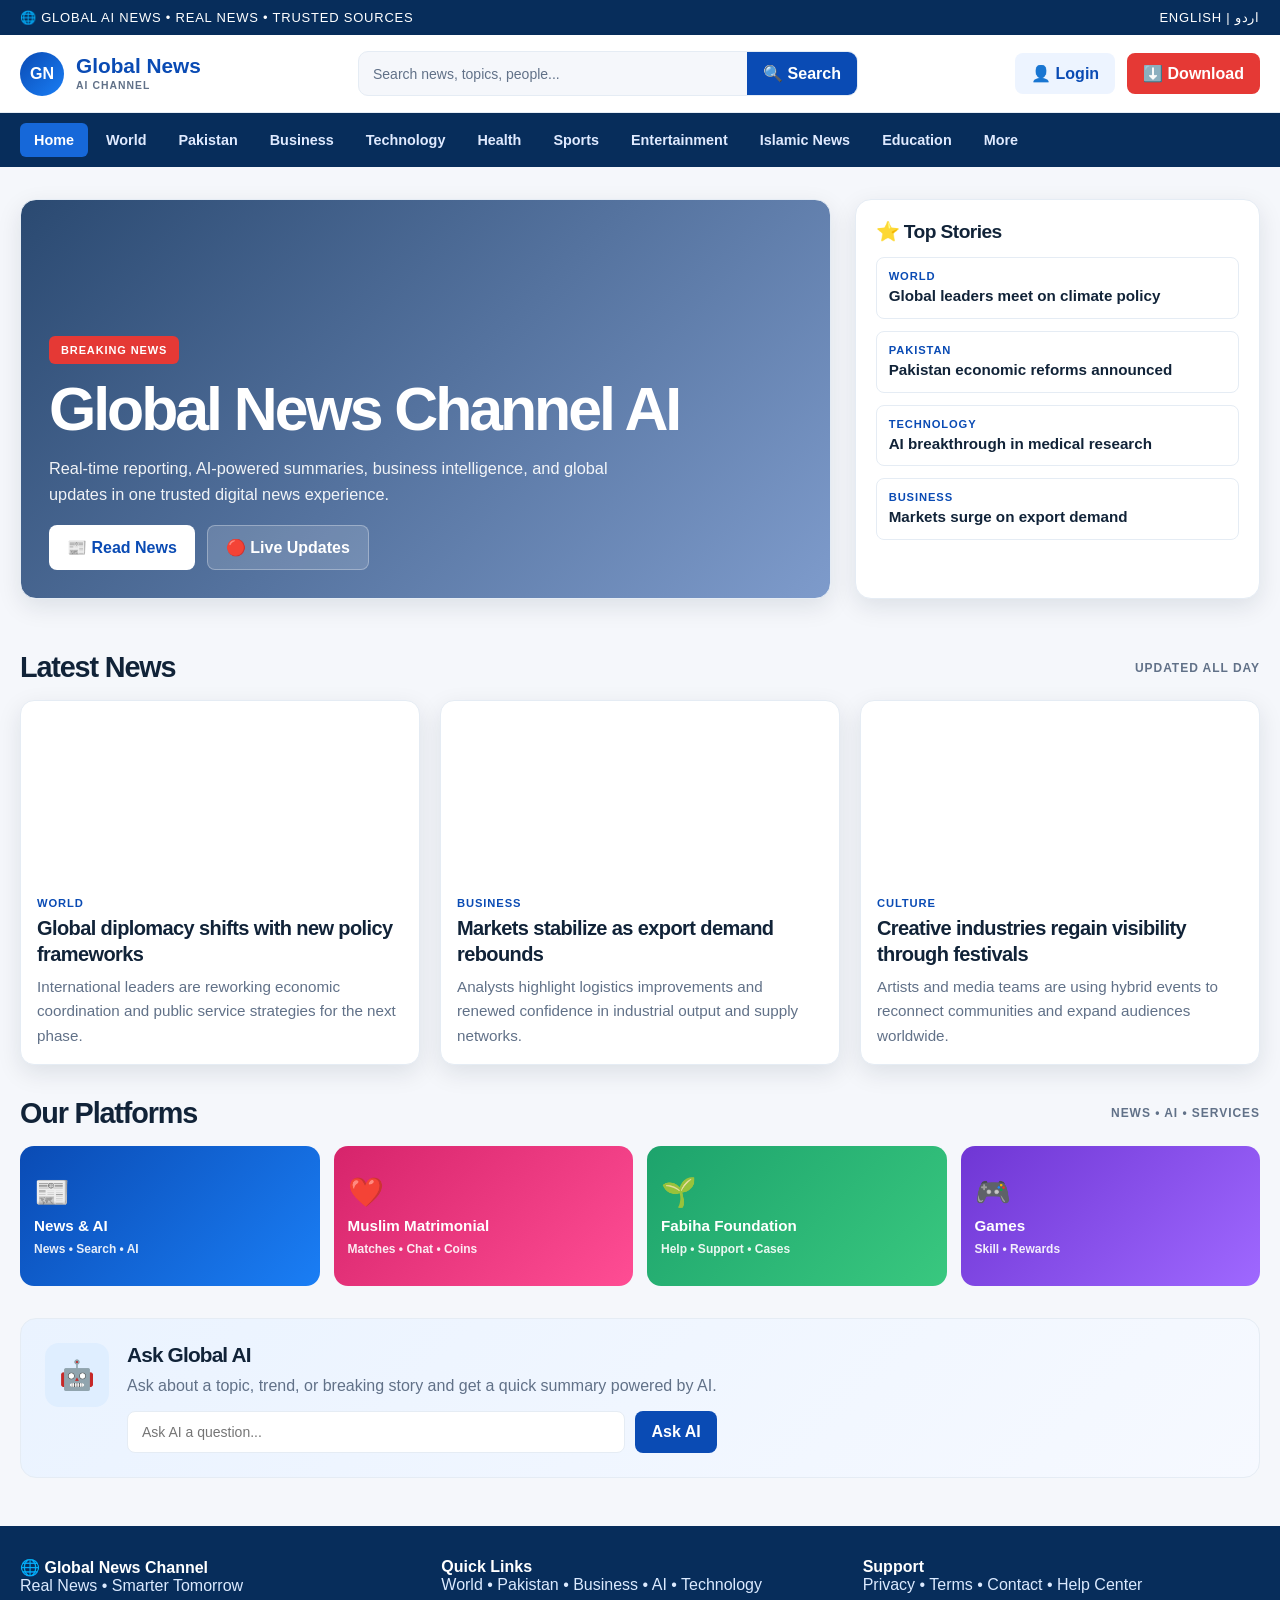
<file: index.html>
<!DOCTYPE html>
<html lang="en">
<head>
  <meta charset="UTF-8">
  <meta name="viewport" content="width=device-width, initial-scale=1.0">
  <meta name="theme-color" content="#0a4bb4">
  <title>Global News Channel - Web</title>
  <style>
    :root {
      --primary: #0a4bb4;
      --primary-dark: #072d5b;
      --accent: #e53935;
      --bg: #f5f7fb;
      --panel: #ffffff;
      --text: #112338;
      --muted: #617188;
      --line: #e5ecf4;
      --shadow: 0 8px 24px rgba(14,31,52,0.1);
    }

    * {
      box-sizing: border-box;
      -webkit-font-smoothing: antialiased;
    }

    html, body {
      margin: 0;
      padding: 0;
      font-family: -apple-system, BlinkMacSystemFont, 'Segoe UI', Arial, sans-serif;
      background: var(--bg);
      color: var(--text);
    }

    a {
      text-decoration: none;
      color: inherit;
    }

    button {
      font: inherit;
      border: none;
      cursor: pointer;
    }

    .container {
      width: min(1280px, calc(100% - 40px));
      margin: 0 auto;
    }

    .topbar {
      background: var(--primary-dark);
      color: #fff;
      font-size: 13px;
      padding: 10px 0;
      letter-spacing: 0.06em;
      text-transform: uppercase;
      display: flex;
      justify-content: space-between;
      align-items: center;
    }

    .topbar-inner {
      display: flex;
      justify-content: space-between;
      align-items: center;
      gap: 20px;
      flex-wrap: wrap;
    }

    .header {
      background: var(--panel);
      border-bottom: 1px solid var(--line);
      position: sticky;
      top: 0;
      z-index: 50;
      box-shadow: 0 2px 8px rgba(0,0,0,0.04);
    }

    .header-inner {
      display: flex;
      align-items: center;
      justify-content: space-between;
      gap: 24px;
      padding: 16px 0;
      flex-wrap: wrap;
    }

    .brand {
      display: flex;
      align-items: center;
      gap: 12px;
      font-weight: 800;
      font-size: 1.3rem;
      white-space: nowrap;
    }

    .brand-mark {
      width: 44px;
      height: 44px;
      border-radius: 50%;
      background: linear-gradient(135deg, var(--primary), #1a7ef5);
      color: #fff;
      display: flex;
      align-items: center;
      justify-content: center;
      font-weight: 800;
      font-size: 16px;
    }

    .brand-text {
      color: var(--primary);
      line-height: 1.1;
    }

    .brand-text small {
      display: block;
      font-size: 0.65rem;
      letter-spacing: 0.1em;
      text-transform: uppercase;
      color: var(--muted);
      font-weight: 700;
      margin-top: 2px;
    }

    .search-box {
      flex: 1;
      min-width: 300px;
      max-width: 500px;
      display: flex;
      align-items: center;
      background: var(--bg);
      border: 1px solid var(--line);
      border-radius: 10px;
      overflow: hidden;
    }

    .search-box input {
      border: none;
      background: transparent;
      flex: 1;
      padding: 12px 14px;
      outline: none;
      font-size: 14px;
      color: var(--text);
    }

    .search-box input::placeholder {
      color: var(--muted);
    }

    .search-box button {
      background: var(--primary);
      color: #fff;
      padding: 12px 16px;
      font-weight: 700;
      transition: 0.2s ease;
    }

    .search-box button:hover {
      background: #0938a1;
    }

    .header-actions {
      display: flex;
      gap: 12px;
      align-items: center;
    }

    .btn-login {
      background: #edf4ff;
      color: var(--primary);
      padding: 11px 16px;
      border-radius: 8px;
      font-weight: 700;
      transition: 0.2s ease;
    }

    .btn-login:hover {
      background: #dde9ff;
    }

    .btn-download {
      background: var(--accent);
      color: #fff;
      padding: 11px 16px;
      border-radius: 8px;
      font-weight: 700;
      transition: 0.2s ease;
    }

    .btn-download:hover {
      background: #d32b2f;
    }

    .nav {
      background: var(--primary-dark);
      color: #fff;
    }

    .nav-inner {
      display: flex;
      gap: 4px;
      padding: 10px 0;
      overflow-x: auto;
      -webkit-overflow-scrolling: touch;
    }

    .nav a {
      color: #dfeaff;
      padding: 9px 14px;
      border-radius: 6px;
      font-size: 0.9rem;
      font-weight: 700;
      white-space: nowrap;
      transition: 0.2s ease;
    }

    .nav a:hover, .nav a.active {
      background: #1668d9;
      color: #fff;
    }

    .hero {
      padding: 32px 0 24px;
    }

    .hero-grid {
      display: grid;
      grid-template-columns: 2fr 1fr;
      gap: 24px;
    }

    .card {
      background: var(--panel);
      border: 1px solid var(--line);
      border-radius: 16px;
      box-shadow: var(--shadow);
      overflow: hidden;
    }

    .lead-card {
      min-height: 400px;
      position: relative;
      display: flex;
      align-items: flex-end;
      background: linear-gradient(135deg, rgba(7, 43, 89, 0.85), rgba(8, 64, 156, 0.5)),
                  url('https://images.unsplash.com/photo-1495020689067-958852a7765e?auto=format&fit=crop&w=1200&q=80') center/cover no-repeat;
      color: #fff;
    }

    .lead-content {
      padding: 28px;
      width: 100%;
    }

    .badge {
      display: inline-block;
      background: var(--accent);
      color: #fff;
      padding: 8px 12px;
      border-radius: 6px;
      font-size: 11px;
      font-weight: 800;
      letter-spacing: 0.08em;
      text-transform: uppercase;
      margin-bottom: 12px;
    }

    .lead-card h1 {
      margin: 0 0 12px;
      font-size: clamp(2.2rem, 5vw, 3.8rem);
      line-height: 1.1;
      letter-spacing: -0.05em;
    }

    .lead-card p {
      margin: 0;
      max-width: 600px;
      line-height: 1.6;
      color: rgba(255,255,255,0.92);
      font-size: 1.02rem;
    }

    .cta-buttons {
      display: flex;
      gap: 12px;
      margin-top: 18px;
      flex-wrap: wrap;
    }

    .btn-primary, .btn-secondary {
      padding: 12px 18px;
      border-radius: 8px;
      font-weight: 700;
      transition: 0.2s ease;
    }

    .btn-primary {
      background: #fff;
      color: var(--primary);
    }

    .btn-primary:hover {
      background: #f0f4f9;
    }

    .btn-secondary {
      background: rgba(255,255,255,0.15);
      color: #fff;
      border: 1px solid rgba(255,255,255,0.3);
    }

    .btn-secondary:hover {
      background: rgba(255,255,255,0.25);
    }

    .side-card {
      padding: 20px;
    }

    .side-card h3 {
      margin: 0 0 14px;
      font-size: 1.2rem;
      letter-spacing: -0.03em;
    }

    .stories {
      list-style: none;
      margin: 0;
      padding: 0;
      display: grid;
      gap: 12px;
    }

    .story-item {
      padding: 12px;
      border: 1px solid var(--line);
      border-radius: 8px;
      cursor: pointer;
      transition: 0.2s ease;
    }

    .story-item:hover {
      background: var(--bg);
      border-color: var(--primary);
    }

    .story-label {
      display: block;
      font-size: 0.7rem;
      color: var(--primary);
      font-weight: 800;
      letter-spacing: 0.08em;
      text-transform: uppercase;
      margin-bottom: 4px;
    }

    .story-title {
      display: block;
      font-weight: 700;
      line-height: 1.3;
      font-size: 0.95rem;
    }

    .section-title {
      margin: 28px 0 16px;
      font-size: 1.8rem;
      font-weight: 800;
      letter-spacing: -0.04em;
      display: flex;
      justify-content: space-between;
      align-items: center;
    }

    .section-label {
      font-size: 0.75rem;
      color: var(--muted);
      letter-spacing: 0.08em;
      text-transform: uppercase;
    }

    .news-grid {
      display: grid;
      grid-template-columns: repeat(3, minmax(0, 1fr));
      gap: 20px;
    }

    .news-card {
      background: var(--panel);
      border: 1px solid var(--line);
      border-radius: 14px;
      overflow: hidden;
      box-shadow: var(--shadow);
      cursor: pointer;
      transition: transform 0.2s ease, box-shadow 0.2s ease;
    }

    .news-card:hover {
      transform: translateY(-4px);
      box-shadow: 0 12px 32px rgba(14,31,52,0.15);
    }

    .news-image {
      height: 180px;
      background-size: cover;
      background-position: center;
    }

    .news-body {
      padding: 16px;
    }

    .kicker {
      display: block;
      color: var(--primary);
      font-size: 0.7rem;
      font-weight: 800;
      letter-spacing: 0.08em;
      text-transform: uppercase;
      margin-bottom: 6px;
    }

    .news-card h3 {
      margin: 0 0 8px;
      font-size: 1.25rem;
      line-height: 1.3;
      letter-spacing: -0.03em;
    }

    .news-card p {
      margin: 0;
      color: var(--muted);
      line-height: 1.6;
      font-size: 0.95rem;
    }

    .modules-section {
      margin: 32px 0;
    }

    .modules-grid {
      display: grid;
      grid-template-columns: repeat(4, minmax(0, 1fr));
      gap: 14px;
    }

    .module {
      border: none;
      background: linear-gradient(135deg, var(--primary), #1a7ef5);
      color: #fff;
      border-radius: 14px;
      padding: 20px 14px;
      text-align: center;
      cursor: pointer;
      transition: transform 0.2s ease, filter 0.2s ease;
      min-height: 140px;
      display: flex;
      flex-direction: column;
      justify-content: center;
      gap: 8px;
      font-weight: 700;
    }

    .module:hover {
      transform: translateY(-4px);
      filter: brightness(1.05);
    }

    .module.m2 { background: linear-gradient(135deg, #d6246b, #ff4d94); }
    .module.m3 { background: linear-gradient(135deg, #1da36c, #39c87f); }
    .module.m4 { background: linear-gradient(135deg, #6f36d4, #9f68ff); }

    .module-icon {
      font-size: 1.8rem;
    }

    .module-name {
      font-size: 0.95rem;
    }

    .module-desc {
      font-size: 0.75rem;
      opacity: 0.9;
    }

    .ai-section {
      margin: 32px 0;
      background: linear-gradient(135deg, #eaf3ff, #f6f9ff);
      border: 1px solid var(--line);
      border-radius: 16px;
      padding: 24px;
      display: flex;
      gap: 18px;
      align-items: flex-start;
    }

    .ai-icon {
      width: 64px;
      height: 64px;
      border-radius: 14px;
      background: #dfeeff;
      color: var(--primary);
      display: flex;
      align-items: center;
      justify-content: center;
      font-size: 1.8rem;
      font-weight: 800;
      flex-shrink: 0;
    }

    .ai-content h3 {
      margin: 0 0 6px;
      font-size: 1.3rem;
      letter-spacing: -0.04em;
    }

    .ai-content p {
      margin: 0 0 12px;
      color: var(--muted);
      line-height: 1.6;
    }

    .ai-form {
      display: flex;
      gap: 10px;
    }

    .ai-form input {
      flex: 1;
      border: 1px solid var(--line);
      background: #fff;
      padding: 12px 14px;
      border-radius: 8px;
      outline: none;
      font-size: 14px;
    }

    .ai-form button {
      background: var(--primary);
      color: #fff;
      border-radius: 8px;
      padding: 12px 16px;
      font-weight: 700;
      transition: 0.2s ease;
    }

    .ai-form button:hover {
      background: #0938a1;
    }

    .footer {
      background: var(--primary-dark);
      color: #dbeaff;
      padding: 32px 0;
      margin-top: 48px;
    }

    .footer-inner {
      display: grid;
      grid-template-columns: repeat(3, 1fr);
      gap: 24px;
    }

    .footer strong {
      color: #fff;
    }

    .modal {
      display: none;
      position: fixed;
      top: 0;
      left: 0;
      right: 0;
      bottom: 0;
      background: rgba(0,0,0,0.6);
      z-index: 100;
      align-items: center;
      justify-content: center;
      animation: fadeIn 0.3s ease;
    }

    .modal.active {
      display: flex;
    }

    @keyframes fadeIn {
      from { opacity: 0; }
      to { opacity: 1; }
    }

    .modal-content {
      background: var(--panel);
      border-radius: 12px;
      width: min(600px, calc(100% - 40px));
      max-height: 90vh;
      overflow-y: auto;
      box-shadow: 0 20px 60px rgba(0,0,0,0.3);
      animation: slideDown 0.3s ease;
    }

    @keyframes slideDown {
      from {
        transform: translateY(-40px);
        opacity: 0;
      }
      to {
        transform: translateY(0);
        opacity: 1;
      }
    }

    .modal-header {
      padding: 20px;
      border-bottom: 1px solid var(--line);
      display: flex;
      justify-content: space-between;
      align-items: center;
    }

    .modal-header h2 {
      margin: 0;
      font-size: 1.3rem;
    }

    .modal-close {
      width: 36px;
      height: 36px;
      border: none;
      background: var(--bg);
      border-radius: 50%;
      cursor: pointer;
      font-size: 18px;
      display: flex;
      align-items: center;
      justify-content: center;
    }

    .modal-body {
      padding: 20px;
    }

    .download-options {
      display: grid;
      gap: 12px;
    }

    .download-item {
      display: flex;
      align-items: center;
      gap: 12px;
      padding: 14px;
      background: var(--bg);
      border-radius: 8px;
      cursor: pointer;
      transition: 0.2s ease;
    }

    .download-item:hover {
      background: #eff3f9;
    }

    .download-icon {
      font-size: 1.6rem;
      width: 40px;
      height: 40px;
      display: flex;
      align-items: center;
      justify-content: center;
    }

    .download-info h3 {
      margin: 0;
      font-size: 0.95rem;
      font-weight: 700;
    }

    .download-info p {
      margin: 4px 0 0;
      font-size: 0.8rem;
      color: var(--muted);
    }

    @media (max-width: 1024px) {
      .hero-grid, .news-grid, .modules-grid, .footer-inner {
        grid-template-columns: 1fr;
      }

      .modules-grid {
        grid-template-columns: repeat(2, 1fr);
      }
    }

    @media (max-width: 768px) {
      .ai-section {
        flex-direction: column;
      }

      .ai-form {
        flex-direction: column;
      }

      .header-inner {
        flex-direction: column;
      }

      .search-box {
        min-width: 100%;
      }

      .topbar-inner {
        flex-direction: column;
        gap: 8px;
      }

      .news-grid {
        grid-template-columns: 1fr;
      }
    }
  </style>
</head>
<body>
  <div class="topbar">
    <div class="container topbar-inner">
      <span>🌐 Global AI News • Real News • Trusted Sources</span>
      <span>English | اردو</span>
    </div>
  </div>

  <header class="header">
    <div class="container header-inner">
      <div class="brand">
        <div class="brand-mark">GN</div>
        <div class="brand-text">
          Global News
          <small>AI Channel</small>
        </div>
      </div>

      <div class="search-box">
        <input type="text" id="searchInput" placeholder="Search news, topics, people...">
        <button type="button" onclick="doSearch()">🔍 Search</button>
      </div>

      <div class="header-actions">
        <button class="btn-login" onclick="alert('Login system coming soon!')">👤 Login</button>
        <button class="btn-download" onclick="openDownloadModal()">⬇️ Download</button>
      </div>
    </div>
  </header>

  <nav class="nav">
    <div class="container nav-inner">
      <a href="#" class="active">Home</a>
      <a href="#">World</a>
      <a href="#">Pakistan</a>
      <a href="#">Business</a>
      <a href="#">Technology</a>
      <a href="#">Health</a>
      <a href="#">Sports</a>
      <a href="#">Entertainment</a>
      <a href="#">Islamic News</a>
      <a href="#">Education</a>
      <a href="#">More</a>
    </div>
  </nav>

  <main class="container">
    <section class="hero">
      <div class="hero-grid">
        <article class="card lead-card">
          <div class="lead-content">
            <span class="badge">Breaking News</span>
            <h1>Global News Channel AI</h1>
            <p>Real-time reporting, AI-powered summaries, business intelligence, and global updates in one trusted digital news experience.</p>
            <div class="cta-buttons">
              <button class="btn-primary" onclick="alert('Latest news opened')">📰 Read News</button>
              <button class="btn-secondary" onclick="alert('Live updates panel')">🔴 Live Updates</button>
            </div>
          </div>
        </article>

        <aside class="card side-card">
          <h3>⭐ Top Stories</h3>
          <ul class="stories">
            <li class="story-item" onclick="viewStory('Global leaders meet on climate policy')">
              <span class="story-label">World</span>
              <span class="story-title">Global leaders meet on climate policy</span>
            </li>
            <li class="story-item" onclick="viewStory('Pakistan economic reforms announced')">
              <span class="story-label">Pakistan</span>
              <span class="story-title">Pakistan economic reforms announced</span>
            </li>
            <li class="story-item" onclick="viewStory('AI breakthrough in medical research')">
              <span class="story-label">Technology</span>
              <span class="story-title">AI breakthrough in medical research</span>
            </li>
            <li class="story-item" onclick="viewStory('Markets surge on export demand')">
              <span class="story-label">Business</span>
              <span class="story-title">Markets surge on export demand</span>
            </li>
          </ul>
        </aside>
      </div>
    </section>

    <section>
      <div class="section-title">
        <span>Latest News</span>
        <span class="section-label">Updated all day</span>
      </div>

      <div class="news-grid">
        <article class="news-card" onclick="viewStory('Global diplomacy shifts as new policy frameworks expand')">
          <div class="news-image" style="background-image: url('https://images.unsplash.com/photo-1495020689067-958852a7765e?auto=format&fit=crop&w=600&q=80');"></div>
          <div class="news-body">
            <span class="kicker">World</span>
            <h3>Global diplomacy shifts with new policy frameworks</h3>
            <p>International leaders are reworking economic coordination and public service strategies for the next phase.</p>
          </div>
        </article>

        <article class="news-card" onclick="viewStory('Markets stabilize as export demand rebounds across regions')">
          <div class="news-image" style="background-image: url('https://images.unsplash.com/photo-1516321318423-f06f85e504b3?auto=format&fit=crop&w=600&q=80');"></div>
          <div class="news-body">
            <span class="kicker">Business</span>
            <h3>Markets stabilize as export demand rebounds</h3>
            <p>Analysts highlight logistics improvements and renewed confidence in industrial output and supply networks.</p>
          </div>
        </article>

        <article class="news-card" onclick="viewStory('Creative industries regain visibility through local festivals')">
          <div class="news-image" style="background-image: url('https://images.unsplash.com/photo-1504384308090-c894fdcc538d?auto=format&fit=crop&w=600&q=80');"></div>
          <div class="news-body">
            <span class="kicker">Culture</span>
            <h3>Creative industries regain visibility through festivals</h3>
            <p>Artists and media teams are using hybrid events to reconnect communities and expand audiences worldwide.</p>
          </div>
        </article>
      </div>
    </section>

    <section class="modules-section">
      <div class="section-title">
        <span>Our Platforms</span>
        <span class="section-label">News • AI • Services</span>
      </div>

      <div class="modules-grid">
        <button class="module" onclick="alert('News + AI module selected')">
          <div class="module-icon">📰</div>
          <div class="module-name">News & AI</div>
          <div class="module-desc">News • Search • AI</div>
        </button>

        <button class="module m2" onclick="alert('Muslim Matrimonial module selected')">
          <div class="module-icon">❤️</div>
          <div class="module-name">Muslim Matrimonial</div>
          <div class="module-desc">Matches • Chat • Coins</div>
        </button>

        <button class="module m3" onclick="alert('Fabiha Foundation module selected')">
          <div class="module-icon">🌱</div>
          <div class="module-name">Fabiha Foundation</div>
          <div class="module-desc">Help • Support • Cases</div>
        </button>

        <button class="module m4" onclick="alert('Games module selected')">
          <div class="module-icon">🎮</div>
          <div class="module-name">Games</div>
          <div class="module-desc">Skill • Rewards</div>
        </button>
      </div>
    </section>

    <section class="ai-section">
      <div class="ai-icon">🤖</div>
      <div class="ai-content">
        <h3>Ask Global AI</h3>
        <p>Ask about a topic, trend, or breaking story and get a quick summary powered by AI.</p>
        <div class="ai-form">
          <input type="text" id="aiInput" placeholder="Ask AI a question...">
          <button type="button" onclick="askAI()">Ask AI</button>
        </div>
      </div>
    </section>
  </main>

  <footer class="footer">
    <div class="container footer-inner">
      <div>
        <strong>🌐 Global News Channel</strong><br>
        Real News • Smarter Tomorrow
      </div>
      <div>
        <strong>Quick Links</strong><br>
        World • Pakistan • Business • AI • Technology
      </div>
      <div>
        <strong>Support</strong><br>
        Privacy • Terms • Contact • Help Center
      </div>
    </div>
  </footer>

  <!-- Download Modal -->
  <div id="downloadModal" class="modal">
    <div class="modal-content">
      <div class="modal-header">
        <h2>Download Global News</h2>
        <button class="modal-close" onclick="closeDownloadModal()">✕</button>
      </div>
      <div class="modal-body">
        <p style="color: var(--muted); margin-top: 0;">Choose how you want to use Global News Channel:</p>
        
        <div class="download-options">
          <div class="download-item" onclick="downloadHTML()">
            <div class="download-icon">💾</div>
            <div class="download-info">
              <h3>Download as HTML File</h3>
              <p>Save this page offline and open it anytime in your browser</p>
            </div>
          </div>

          <div class="download-item" onclick="downloadPWA()">
            <div class="download-icon">📱</div>
            <div class="download-info">
              <h3>Install as App</h3>
              <p>Add to your home screen for a native app-like experience</p>
            </div>
          </div>

          <div class="download-item" onclick="openOnline()">
            <div class="download-icon">🌐</div>
            <div class="download-info">
              <h3>Use Online</h3>
              <p>Access Global News anytime online with the latest updates</p>
            </div>
          </div>

          <div class="download-item" onclick="downloadJSON()">
            <div class="download-icon">📊</div>
            <div class="download-info">
              <h3>Export Data (JSON)</h3>
              <p>Download your news preferences and reading history</p>
            </div>
          </div>
        </div>
      </div>
    </div>
  </div>

  <script>
    function openDownloadModal() {
      document.getElementById('downloadModal').classList.add('active');
    }

    function closeDownloadModal() {
      document.getElementById('downloadModal').classList.remove('active');
    }

    function downloadHTML() {
      const element = document.documentElement.outerHTML;
      const file = new Blob([element], { type: 'text/html' });
      const url = URL.createObjectURL(file);
      const link = document.createElement('a');
      link.href = url;
      link.download = 'Global-News-Channel.html';
      document.body.appendChild(link);
      link.click();
      document.body.removeChild(link);
      alert('✅ Website downloaded! Open "Global-News-Channel.html" in your browser to use offline.');
      closeDownloadModal();
    }

    function downloadPWA() {
      alert('📱 PWA Installation:\n\n1. Click the menu icon (⋮) in your browser\n2. Select "Install app" or "Add to Home Screen"\n3. Confirm and enjoy Global News as an app!');
    }

    function openOnline() {
      alert('🌐 You are already using Global News online!\n\nThis website stays updated with the latest news and features. No download needed.');
      closeDownloadModal();
    }

    function downloadJSON() {
      const newsData = {
        app: "Global News Channel",
        version: "1.0",
        downloadedAt: new Date().toISOString(),
        categories: ['World', 'Pakistan', 'Business', 'Technology', 'Health', 'Sports'],
        settings: {
          theme: 'light',
          language: 'English',
          notifications: true
        }
      };
      const file = new Blob([JSON.stringify(newsData, null, 2)], { type: 'application/json' });
      const url = URL.createObjectURL(file);
      const link = document.createElement('a');
      link.href = url;
      link.download = 'global-news-data.json';
      document.body.appendChild(link);
      link.click();
      document.body.removeChild(link);
      alert('✅ News data exported as JSON file');
      closeDownloadModal();
    }

    function doSearch() {
      const query = document.getElementById('searchInput').value.trim();
      if (query) {
        alert('🔍 Searching for: ' + query);
      } else {
        alert('Please enter a search term');
      }
    }

    function viewStory(title) {
      alert('📰 Story: ' + title + '\n\nFull article coming in premium version');
    }

    function askAI() {
      const query = document.getElementById('aiInput').value.trim();
      if (query) {
        alert('🤖 AI Response:\n\nYour question: ' + query + '\n\nAI is processing your query...');
      } else {
        alert('Please enter a question for AI');
      }
    }

    // Close modal when clicking outside
    document.getElementById('downloadModal').addEventListener('click', (e) => {
      if (e.target.id === 'downloadModal') {
        closeDownloadModal();
      }
    });

    // Search on Enter
    document.getElementById('searchInput').addEventListener('keypress', (e) => {
      if (e.key === 'Enter') {
        doSearch();
      }
    });

    // AI input on Enter
    document.getElementById('aiInput').addEventListener('keypress', (e) => {
      if (e.key === 'Enter') {
        askAI();
      }
    });
  </script>
</body>
</html>
</file>
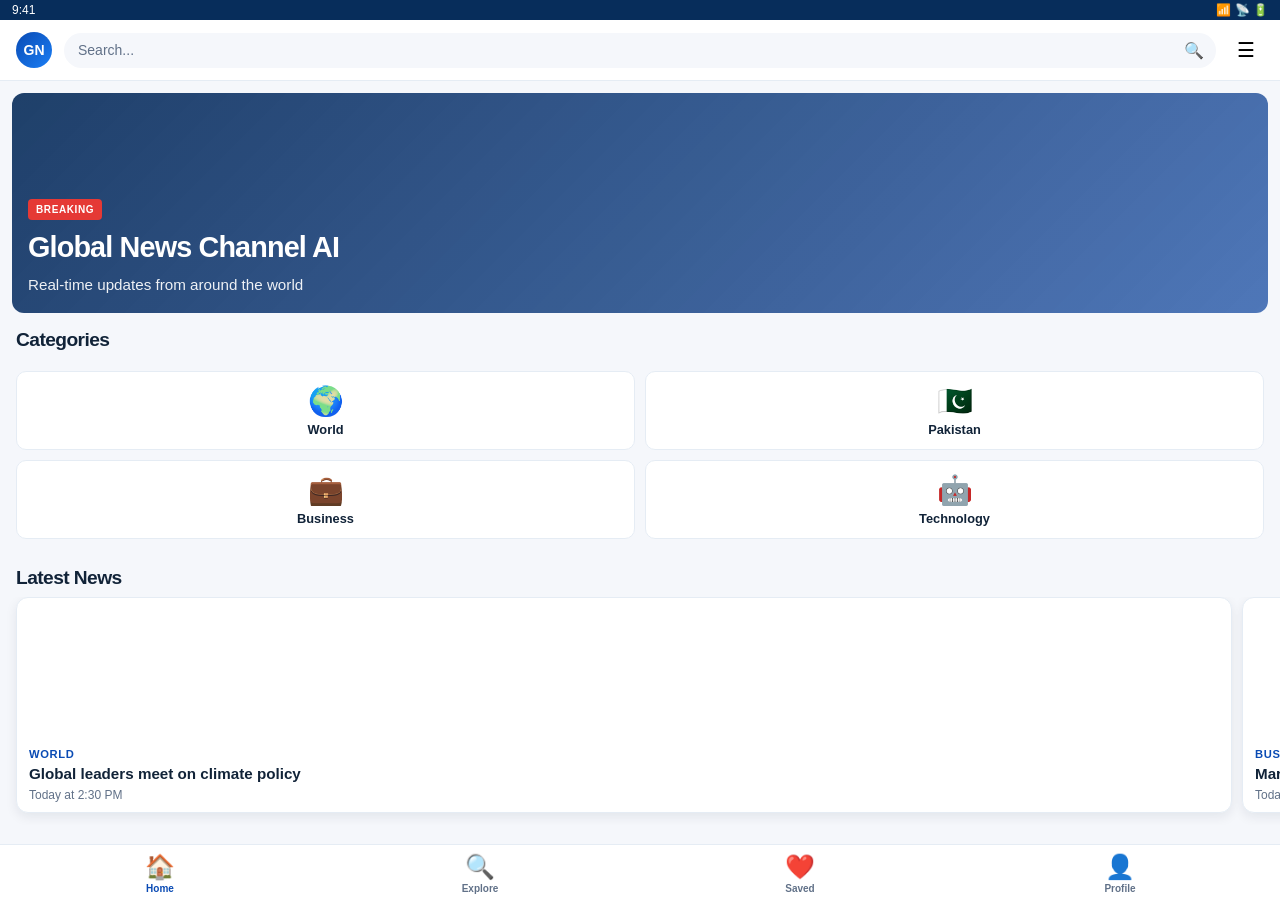
<file: app.html>
<!DOCTYPE html>
<html lang="en">
<head>
  <meta charset="UTF-8">
  <meta name="viewport" content="width=device-width, initial-scale=1.0, viewport-fit=cover, user-scalable=no">
  <meta name="theme-color" content="#0a4bb4">
  <meta name="apple-mobile-web-app-capable" content="yes">
  <meta name="apple-mobile-web-app-status-bar-style" content="black-translucent">
  <meta name="apple-mobile-web-app-title" content="Global News">
  <title>Global News App</title>
  <style>
    :root {
      --primary: #0a4bb4;
      --primary-dark: #072d5b;
      --accent: #e53935;
      --bg: #f5f7fb;
      --panel: #ffffff;
      --text: #112338;
      --muted: #617188;
      --line: #e5ecf4;
      --shadow: 0 4px 12px rgba(14,31,52,0.08);
    }

    * {
      box-sizing: border-box;
      -webkit-tap-highlight-color: transparent;
      -webkit-font-smoothing: antialiased;
    }

    html, body {
      margin: 0;
      padding: 0;
      width: 100%;
      height: 100%;
      font-family: -apple-system, BlinkMacSystemFont, 'Segoe UI', Arial, sans-serif;
      background: var(--bg);
      color: var(--text);
      overflow: hidden;
    }

    body {
      display: flex;
      flex-direction: column;
    }

    .app-container {
      display: flex;
      flex-direction: column;
      height: 100vh;
      width: 100%;
      position: fixed;
      top: 0;
      left: 0;
    }

    .status-bar {
      height: max(20px, env(safe-area-inset-top));
      background: var(--primary-dark);
      color: #fff;
      font-size: 12px;
      padding: max(4px, env(safe-area-inset-top)) 12px 4px;
      display: flex;
      justify-content: space-between;
      align-items: center;
    }

    .header {
      background: var(--panel);
      border-bottom: 1px solid var(--line);
      padding: 12px 16px;
      display: flex;
      align-items: center;
      justify-content: space-between;
      gap: 12px;
      min-height: 56px;
    }

    .logo-small {
      width: 36px;
      height: 36px;
      border-radius: 50%;
      background: linear-gradient(135deg, var(--primary), #1a7ef5);
      color: #fff;
      display: flex;
      align-items: center;
      justify-content: center;
      font-weight: 800;
      font-size: 14px;
    }

    .search-bar {
      flex: 1;
      display: flex;
      align-items: center;
      background: var(--bg);
      border-radius: 20px;
      padding: 8px 12px;
      border: none;
    }

    .search-bar input {
      border: none;
      background: transparent;
      flex: 1;
      outline: none;
      font-size: 14px;
      color: var(--text);
    }

    .search-bar input::placeholder {
      color: var(--muted);
    }

    .menu-icon {
      width: 36px;
      height: 36px;
      border: none;
      background: transparent;
      cursor: pointer;
      display: flex;
      align-items: center;
      justify-content: center;
      font-size: 20px;
    }

    .content {
      flex: 1;
      overflow-y: auto;
      overflow-x: hidden;
      -webkit-overflow-scrolling: touch;
      padding: 0;
      margin: 0;
    }

    .tab-content {
      display: none;
      min-height: 100%;
    }

    .tab-content.active {
      display: block;
    }

    .home-content {
      padding-bottom: max(80px, calc(80px + env(safe-area-inset-bottom)));
    }

    .breaking-banner {
      background: linear-gradient(135deg, rgba(7, 43, 89, 0.9), rgba(8, 64, 156, 0.7)),
                  url('https://images.unsplash.com/photo-1495020689067-958852a7765e?auto=format&fit=crop&w=800&q=80') center/cover;
      color: #fff;
      padding: 16px;
      margin: 12px;
      border-radius: 12px;
      min-height: 220px;
      display: flex;
      flex-direction: column;
      justify-content: flex-end;
      gap: 10px;
    }

    .badge {
      display: inline-block;
      background: var(--accent);
      color: #fff;
      padding: 5px 8px;
      border-radius: 4px;
      font-size: 10px;
      font-weight: 800;
      letter-spacing: 0.06em;
      text-transform: uppercase;
      width: fit-content;
    }

    .breaking-banner h2 {
      margin: 0;
      font-size: 1.8rem;
      line-height: 1.2;
      letter-spacing: -0.03em;
    }

    .breaking-banner p {
      margin: 0;
      font-size: 0.95rem;
      opacity: 0.92;
      line-height: 1.5;
    }

    .section-title {
      margin: 16px 16px 8px;
      font-size: 1.2rem;
      font-weight: 800;
      letter-spacing: -0.03em;
    }

    .news-list {
      display: flex;
      overflow-x: auto;
      -webkit-overflow-scrolling: touch;
      gap: 10px;
      padding: 0 16px 12px;
      margin: 0;
      list-style: none;
    }

    .news-list li {
      flex: 0 0 calc(100% - 32px);
    }

    .news-item {
      background: var(--panel);
      border-radius: 12px;
      overflow: hidden;
      border: 1px solid var(--line);
      box-shadow: var(--shadow);
      cursor: pointer;
      transition: transform 0.2s ease;
    }

    .news-item:active {
      transform: scale(0.98);
    }

    .news-thumb {
      width: 100%;
      height: 140px;
      background-size: cover;
      background-position: center;
    }

    .news-body {
      padding: 10px 12px;
    }

    .news-kicker {
      font-size: 0.7rem;
      color: var(--primary);
      font-weight: 800;
      text-transform: uppercase;
      letter-spacing: 0.06em;
      display: block;
      margin-bottom: 4px;
    }

    .news-title {
      font-size: 0.95rem;
      line-height: 1.3;
      font-weight: 700;
      margin: 0;
      color: var(--text);
    }

    .news-time {
      font-size: 0.75rem;
      color: var(--muted);
      margin-top: 4px;
    }

    .category-grid {
      display: grid;
      grid-template-columns: repeat(2, 1fr);
      gap: 10px;
      padding: 12px 16px;
      margin-bottom: 12px;
    }

    .cat-card {
      background: var(--panel);
      border: 1px solid var(--line);
      border-radius: 10px;
      padding: 12px;
      text-align: center;
      cursor: pointer;
      transition: transform 0.2s ease;
    }

    .cat-card:active {
      transform: scale(0.95);
    }

    .cat-icon {
      font-size: 1.8rem;
      margin-bottom: 4px;
    }

    .cat-name {
      font-size: 0.8rem;
      font-weight: 700;
      color: var(--text);
    }

    .bottom-nav {
      position: fixed;
      bottom: 0;
      left: 0;
      right: 0;
      height: max(56px, calc(56px + env(safe-area-inset-bottom)));
      background: var(--panel);
      border-top: 1px solid var(--line);
      display: flex;
      justify-content: space-around;
      align-items: flex-start;
      padding-bottom: max(0px, env(safe-area-inset-bottom));
      z-index: 40;
    }

    .nav-item {
      flex: 1;
      display: flex;
      flex-direction: column;
      align-items: center;
      justify-content: center;
      padding: 6px 0;
      font-size: 24px;
      cursor: pointer;
      border: none;
      background: transparent;
      color: var(--muted);
      height: 56px;
      transition: color 0.2s ease;
    }

    .nav-item.active {
      color: var(--primary);
    }

    .nav-label {
      font-size: 10px;
      font-weight: 700;
      margin-top: 2px;
    }

    .modal {
      display: none;
      position: fixed;
      top: 0;
      left: 0;
      right: 0;
      bottom: 0;
      background: rgba(0,0,0,0.5);
      z-index: 100;
      align-items: flex-end;
      animation: slideUp 0.3s ease;
    }

    .modal.active {
      display: flex;
    }

    @keyframes slideUp {
      from {
        transform: translateY(100%);
      }
      to {
        transform: translateY(0);
      }
    }

    .modal-content {
      background: var(--panel);
      border-radius: 20px 20px 0 0;
      width: 100%;
      max-height: 90vh;
      overflow-y: auto;
      -webkit-overflow-scrolling: touch;
    }

    .modal-header {
      padding: 16px;
      border-bottom: 1px solid var(--line);
      display: flex;
      align-items: center;
      justify-content: space-between;
    }

    .modal-header h2 {
      margin: 0;
      font-size: 1.3rem;
    }

    .close-btn {
      width: 32px;
      height: 32px;
      border: none;
      background: var(--bg);
      border-radius: 50%;
      cursor: pointer;
      font-size: 20px;
      display: flex;
      align-items: center;
      justify-content: center;
    }

    .modal-body {
      padding: 16px;
    }

    .menu-item {
      padding: 14px 16px;
      border-bottom: 1px solid var(--line);
      cursor: pointer;
      display: flex;
      align-items: center;
      gap: 12px;
      font-size: 15px;
    }

    .menu-item:active {
      background: var(--bg);
    }

    .menu-icon-item {
      font-size: 20px;
      width: 24px;
    }

    .article-detail {
      padding: 16px;
    }

    .article-detail h1 {
      margin: 0 0 8px;
      font-size: 1.6rem;
      line-height: 1.3;
    }

    .article-meta {
      color: var(--muted);
      font-size: 0.85rem;
      margin-bottom: 12px;
      display: flex;
      gap: 8px;
      flex-wrap: wrap;
    }

    .article-image {
      width: 100%;
      height: 220px;
      border-radius: 12px;
      background-size: cover;
      background-position: center;
      margin: 12px 0;
    }

    .article-text {
      line-height: 1.7;
      color: var(--text);
      font-size: 0.95rem;
    }

    .share-buttons {
      display: flex;
      gap: 8px;
      margin-top: 16px;
      padding-top: 16px;
      border-top: 1px solid var(--line);
    }

    .share-btn {
      flex: 1;
      padding: 12px;
      border: 1px solid var(--line);
      border-radius: 8px;
      background: var(--bg);
      cursor: pointer;
      font-size: 0.9rem;
      font-weight: 700;
    }
  </style>
</head>
<body>
  <div class="app-container">
    <div class="status-bar">
      <span>9:41</span>
      <span>📶 📡 🔋</span>
    </div>

    <div class="header">
      <div class="logo-small">GN</div>
      <div class="search-bar">
        <input type="text" placeholder="Search..." id="searchInput">
        <span style="color: var(--muted);">🔍</span>
      </div>
      <button class="menu-icon" onclick="openMenu()">☰</button>
    </div>

    <div class="content">
      <!-- Home Tab -->
      <div id="home-tab" class="tab-content active">
        <div class="home-content">
          <div class="breaking-banner">
            <span class="badge">Breaking</span>
            <h2>Global News Channel AI</h2>
            <p>Real-time updates from around the world</p>
          </div>

          <div class="section-title">Categories</div>
          <div class="category-grid">
            <div class="cat-card" onclick="showCategory('World')">
              <div class="cat-icon">🌍</div>
              <div class="cat-name">World</div>
            </div>
            <div class="cat-card" onclick="showCategory('Pakistan')">
              <div class="cat-icon">🇵🇰</div>
              <div class="cat-name">Pakistan</div>
            </div>
            <div class="cat-card" onclick="showCategory('Business')">
              <div class="cat-icon">💼</div>
              <div class="cat-name">Business</div>
            </div>
            <div class="cat-card" onclick="showCategory('Technology')">
              <div class="cat-icon">🤖</div>
              <div class="cat-name">Technology</div>
            </div>
          </div>

          <div class="section-title">Latest News</div>
          <ul class="news-list">
            <li class="news-item" onclick="showArticle('Global leaders meet on climate policy', 'World', 'today')">
              <div class="news-thumb" style="background-image: url('https://images.unsplash.com/photo-1495020689067-958852a7765e?auto=format&fit=crop&w=800&q=80');"></div>
              <div class="news-body">
                <span class="news-kicker">World</span>
                <p class="news-title">Global leaders meet on climate policy</p>
                <div class="news-time">Today at 2:30 PM</div>
              </div>
            </li>
            <li class="news-item" onclick="showArticle('Markets rally on strong export data', 'Business', 'today')">
              <div class="news-thumb" style="background-image: url('https://images.unsplash.com/photo-1516321318423-f06f85e504b3?auto=format&fit=crop&w=800&q=80');"></div>
              <div class="news-body">
                <span class="news-kicker">Business</span>
                <p class="news-title">Markets rally on strong export data</p>
                <div class="news-time">Today at 1:15 PM</div>
              </div>
            </li>
            <li class="news-item" onclick="showArticle('AI breakthrough in medical research', 'Technology', 'today')">
              <div class="news-thumb" style="background-image: url('https://images.unsplash.com/photo-1504384308090-c894fdcc538d?auto=format&fit=crop&w=800&q=80');"></div>
              <div class="news-body">
                <span class="news-kicker">Technology</span>
                <p class="news-title">AI breakthrough in medical research</p>
                <div class="news-time">Today at 12:00 PM</div>
              </div>
            </li>
          </ul>

          <div class="section-title">Trending Now</div>
          <ul class="news-list">
            <li class="news-item" onclick="showArticle('Trade talks intensify across regions', 'World', 'yesterday')">
              <div class="news-thumb" style="background-image: url('https://images.unsplash.com/photo-1529156069898-49953e39b3ac?auto=format&fit=crop&w=800&q=80');"></div>
              <div class="news-body">
                <span class="news-kicker">World</span>
                <p class="news-title">Trade talks intensify across regions</p>
                <div class="news-time">Yesterday</div>
              </div>
            </li>
          </ul>
        </div>
      </div>

      <!-- Explore Tab -->
      <div id="explore-tab" class="tab-content">
        <div style="padding: 16px 16px calc(80px + max(0px, env(safe-area-inset-bottom)) + 16px);">
          <h2 style="margin: 0 0 12px;">Explore Topics</h2>
          <div class="category-grid" style="grid-template-columns: 1fr;">
            <div class="cat-card" style="padding: 16px; display: flex; gap: 12px; align-items: center;" onclick="alert('World News')">
              <div style="font-size: 2rem;">🌐</div>
              <div style="text-align: left;">
                <div class="cat-name" style="text-align: left;">World News</div>
                <div style="font-size: 0.75rem; color: var(--muted);">24,892 stories</div>
              </div>
            </div>
            <div class="cat-card" style="padding: 16px; display: flex; gap: 12px; align-items: center;" onclick="alert('Pakistan News')">
              <div style="font-size: 2rem;">🇵🇰</div>
              <div style="text-align: left;">
                <div class="cat-name" style="text-align: left;">Pakistan News</div>
                <div style="font-size: 0.75rem; color: var(--muted);">8,321 stories</div>
              </div>
            </div>
            <div class="cat-card" style="padding: 16px; display: flex; gap: 12px; align-items: center;" onclick="alert('Business News')">
              <div style="font-size: 2rem;">💼</div>
              <div style="text-align: left;">
                <div class="cat-name" style="text-align: left;">Business News</div>
                <div style="font-size: 0.75rem; color: var(--muted);">5,647 stories</div>
              </div>
            </div>
            <div class="cat-card" style="padding: 16px; display: flex; gap: 12px; align-items: center;" onclick="alert('Technology News')">
              <div style="font-size: 2rem;">🤖</div>
              <div style="text-align: left;">
                <div class="cat-name" style="text-align: left;">Technology News</div>
                <div style="font-size: 0.75rem; color: var(--muted);">3,892 stories</div>
              </div>
            </div>
          </div>
        </div>
      </div>

      <!-- Saved Tab -->
      <div id="saved-tab" class="tab-content">
        <div style="padding: 16px 16px calc(80px + max(0px, env(safe-area-inset-bottom)) + 16px); text-align: center; color: var(--muted);">
          <div style="font-size: 3rem; margin: 40px 0;">❤️</div>
          <h3 style="margin: 0;">No saved articles yet</h3>
          <p>Tap the heart icon on any article to save it for later.</p>
        </div>
      </div>

      <!-- Profile Tab -->
      <div id="profile-tab" class="tab-content">
        <div style="padding: 16px 16px calc(80px + max(0px, env(safe-area-inset-bottom)) + 16px);">
          <div style="text-align: center; margin: 32px 0;">
            <div style="width: 80px; height: 80px; border-radius: 50%; background: linear-gradient(135deg, var(--primary), #1a7ef5); color: #fff; display: flex; align-items: center; justify-content: center; font-size: 2.5rem; margin: 0 auto 12px;">👤</div>
            <h2 style="margin: 0;">Sign In</h2>
            <p style="color: var(--muted);">Create an account or log in to save your preferences</p>
            <button style="background: var(--primary); color: #fff; border: none; padding: 12px 32px; border-radius: 20px; font-weight: 700; cursor: pointer; margin-top: 16px;">Sign In</button>
          </div>
        </div>
      </div>
    </div>

    <div class="bottom-nav">
      <button class="nav-item active" onclick="switchTab('home-tab', this)">
        <div>🏠</div>
        <div class="nav-label">Home</div>
      </button>
      <button class="nav-item" onclick="switchTab('explore-tab', this)">
        <div>🔍</div>
        <div class="nav-label">Explore</div>
      </button>
      <button class="nav-item" onclick="switchTab('saved-tab', this)">
        <div>❤️</div>
        <div class="nav-label">Saved</div>
      </button>
      <button class="nav-item" onclick="switchTab('profile-tab', this)">
        <div>👤</div>
        <div class="nav-label">Profile</div>
      </button>
    </div>
  </div>

  <!-- Menu Modal -->
  <div id="menu-modal" class="modal">
    <div class="modal-content">
      <div class="modal-header">
        <h2>Menu</h2>
        <button class="close-btn" onclick="closeMenu()">✕</button>
      </div>
      <div class="modal-body">
        <div class="menu-item" onclick="closeMenu()">
          <span class="menu-icon-item">⚙️</span>
          Settings
        </div>
        <div class="menu-item" onclick="closeMenu()">
          <span class="menu-icon-item">🔔</span>
          Notifications
        </div>
        <div class="menu-item" onclick="closeMenu()">
          <span class="menu-icon-item">💬</span>
          Feedback
        </div>
        <div class="menu-item" onclick="closeMenu()">
          <span class="menu-icon-item">❓</span>
          Help & Support
        </div>
        <div class="menu-item" onclick="closeMenu()">
          <span class="menu-icon-item">⚖️</span>
          Privacy Policy
        </div>
      </div>
    </div>
  </div>

  <!-- Article Modal -->
  <div id="article-modal" class="modal">
    <div class="modal-content">
      <div class="modal-header">
        <button class="close-btn" onclick="closeArticle()">✕</button>
      </div>
      <div id="article-content" class="article-detail"></div>
    </div>
  </div>

  <script>
    function switchTab(tabId, btn) {
      document.querySelectorAll('.tab-content').forEach(el => el.classList.remove('active'));
      document.getElementById(tabId).classList.add('active');
      
      document.querySelectorAll('.nav-item').forEach(el => el.classList.remove('active'));
      btn.classList.add('active');
    }

    function openMenu() {
      document.getElementById('menu-modal').classList.add('active');
    }

    function closeMenu() {
      document.getElementById('menu-modal').classList.remove('active');
    }

    function showArticle(title, category, time) {
      const content = `
        <div class="article-image" style="background-image: url('https://images.unsplash.com/photo-1495020689067-958852a7765e?auto=format&fit=crop&w=800&q=80');"></div>
        <div class="article-meta">
          <span style="color: var(--primary); font-weight: 700;">${category}</span>
          <span>${time}</span>
        </div>
        <h1>${title}</h1>
        <div class="article-text">
          <p>Lorem ipsum dolor sit amet, consectetur adipiscing elit. Sed do eiusmod tempor incididunt ut labore et dolore magna aliqua.</p>
          <p>Ut enim ad minim veniam, quis nostrud exercitation ullamco laboris nisi ut aliquip ex ea commodo consequat.</p>
          <p>Duis aute irure dolor in reprehenderit in voluptate velit esse cillum dolore eu fugiat nulla pariatur.</p>
        </div>
        <div class="share-buttons">
          <button class="share-btn" onclick="alert('Share via WhatsApp')">WhatsApp</button>
          <button class="share-btn" onclick="alert('Share via Twitter')">Twitter</button>
          <button class="share-btn" onclick="alert('Share via Email')">Email</button>
        </div>
      `;
      document.getElementById('article-content').innerHTML = content;
      document.getElementById('article-modal').classList.add('active');
    }

    function closeArticle() {
      document.getElementById('article-modal').classList.remove('active');
    }

    function showCategory(cat) {
      alert('Category selected: ' + cat);
    }

    document.getElementById('searchInput').addEventListener('keypress', (e) => {
      if (e.key === 'Enter') {
        alert('Search for: ' + e.target.value);
      }
    });
  </script>
</body>
</html>
</file>
